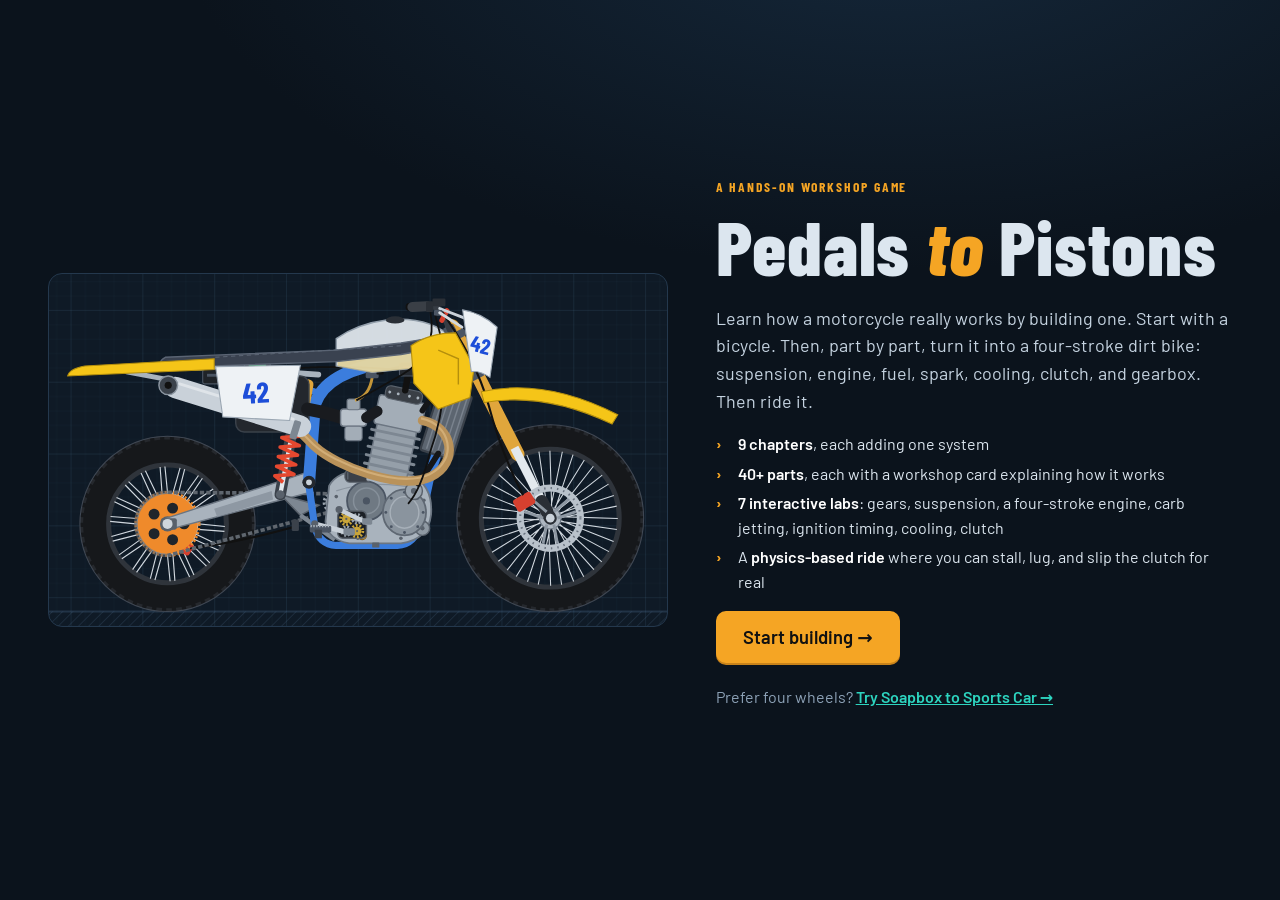
<file: index.html>
<!doctype html>
<html lang="en">
<head>
  <meta charset="utf-8">
  <meta name="viewport" content="width=device-width, initial-scale=1">
  <title>Pedals to Pistons</title>
  <meta name="description" content="Learn how a motorcycle works by building one: start with a bicycle and finish with a four-stroke dirt bike you can ride.">
  <link rel="preconnect" href="https://fonts.googleapis.com">
  <link rel="preconnect" href="https://fonts.gstatic.com" crossorigin>
  <link href="https://fonts.googleapis.com/css2?family=Barlow:wght@400;500;600;700&family=Barlow+Condensed:wght@600;700;800&display=swap" rel="stylesheet">
  <link rel="stylesheet" href="css/style.css">
</head>
<body>
  <div id="app"></div>
  <div id="modal-root"></div>
  <div id="toast" role="status" aria-live="polite"></div>
  <script src="js/artkit.js"></script>
  <script src="js/art.js"></script>
  <script src="js/physics.js"></script>
  <script src="js/labs.js"></script>
  <script src="js/ride.js"></script>
  <script src="js/content.js"></script>
  <script src="js/app.js"></script>
</body>
</html>
</file>
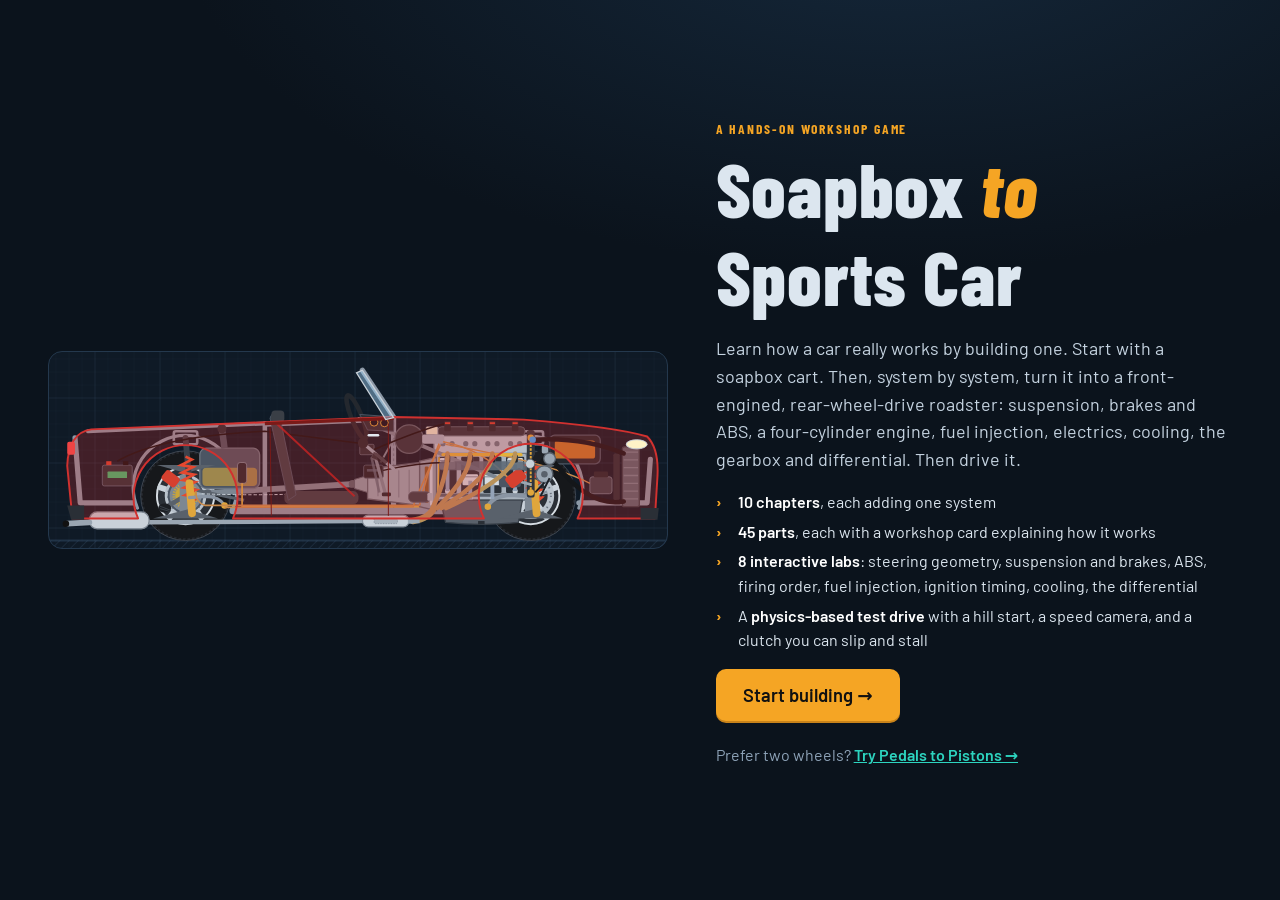
<file: car.html>
<!doctype html>
<html lang="en">
<head>
  <meta charset="utf-8">
  <meta name="viewport" content="width=device-width, initial-scale=1">
  <title>Soapbox to Sports Car</title>
  <meta name="description" content="Learn how a car works by building one: start with a soapbox cart and finish with a front-engined, rear-drive sports car you can drive.">
  <link rel="preconnect" href="https://fonts.googleapis.com">
  <link rel="preconnect" href="https://fonts.gstatic.com" crossorigin>
  <link href="https://fonts.googleapis.com/css2?family=Barlow:wght@400;500;600;700&family=Barlow+Condensed:wght@600;700;800&display=swap" rel="stylesheet">
  <link rel="stylesheet" href="css/style.css">
</head>
<body>
  <div id="app"></div>
  <div id="modal-root"></div>
  <div id="toast" role="status" aria-live="polite"></div>
  <script src="js/artkit.js"></script>
  <script src="js/car/art.js"></script>
  <script src="js/physics.js"></script>
  <script src="js/labs.js"></script>
  <script src="js/ride.js"></script>
  <script src="js/car/content.js"></script>
  <script src="js/car/labs.js"></script>
  <script src="js/app.js"></script>
</body>
</html>
</file>
<file: css/style.css>
:root {
  --bg: #0b131c;
  --bg2: #0f1a26;
  --panel: #142130;
  --panel2: #1a2a3c;
  --line: #24384d;
  --text: #dce6ef;
  --dim: #8ea3b8;
  --amber: #f5a524;
  --amber-d: #c9831a;
  --teal: #2dd4bf;
  --red: #ef4444;
  --green: #4ade80;
  --grid: rgba(120, 170, 220, 0.07);
  --grid-strong: rgba(120, 170, 220, 0.16);
  --radius: 14px;
  --font: 'Barlow', system-ui, -apple-system, 'Segoe UI', sans-serif;
  --display: 'Barlow Condensed', 'Barlow', system-ui, sans-serif;
  color-scheme: dark;
}

* { box-sizing: border-box; }
html, body { margin: 0; }
body {
  background: radial-gradient(1200px 600px at 70% -10%, #15283b 0%, transparent 60%), var(--bg);
  color: var(--text);
  font-family: var(--font);
  font-size: 16px;
  line-height: 1.55;
  min-height: 100vh;
  overflow-x: hidden;
}
h1, h2, h3, h4 { font-family: var(--display); letter-spacing: .01em; line-height: 1.15; margin: 0 0 .5em; }
h1 { font-size: clamp(2rem, 4vw, 3rem); font-weight: 800; }
h2 { font-size: 1.6rem; font-weight: 700; }
h3 { font-size: 1.15rem; font-weight: 700; color: var(--dim); text-transform: uppercase; letter-spacing: .08em; }
h4 { font-size: 1.15rem; margin-top: 1.1em; color: var(--amber); }
p { margin: 0 0 .9em; }
b { color: #fff; font-weight: 600; }
ul, ol { padding-left: 1.3em; margin: 0 0 1em; }
li { margin-bottom: .3em; }
kbd {
  font-family: ui-monospace, monospace; font-size: .8em; background: var(--panel2); border: 1px solid var(--line);
  border-bottom-width: 3px; border-radius: 6px; padding: 1px 6px; color: #fff;
}
.lead { font-size: 1.12rem; color: #c5d3e0; }
.eyebrow { font-family: var(--display); text-transform: uppercase; letter-spacing: .14em; font-size: .85rem; color: var(--amber); font-weight: 700; margin-bottom: .3em; }
.small { font-size: .9rem; color: var(--dim); }

/* buttons */
.btn {
  font: 600 1rem var(--font); color: #111; background: var(--amber); border: 0; border-radius: 10px;
  padding: .65em 1.2em; cursor: pointer; transition: transform .1s, background .15s, box-shadow .15s;
  box-shadow: 0 2px 0 var(--amber-d); white-space: nowrap;
}
.btn:hover:not(:disabled) { background: #ffb73d; }
.btn:active:not(:disabled) { transform: translateY(1px); box-shadow: none; }
.btn:disabled { opacity: .4; cursor: not-allowed; }
.btn.big { font-size: 1.15rem; padding: .8em 1.5em; }
.btn.small { font-size: .9rem; padding: .45em .9em; }
.btn.ghost { background: transparent; color: var(--text); border: 1px solid var(--line); box-shadow: none; }
.btn.ghost:hover:not(:disabled) { background: var(--panel2); }
.btn.danger { background: var(--red); color: #fff; box-shadow: 0 2px 0 #b91c1c; }
.btn.spark { background: #fde047; box-shadow: 0 2px 0 #ca8a04; }
.btn.pulse { animation: pulse 1.2s infinite; }
@keyframes pulse { 50% { box-shadow: 0 0 0 6px rgba(245, 165, 36, .3); } }
.link { background: none; border: 0; color: var(--dim); font: 600 .95rem var(--font); cursor: pointer; padding: .3em 0; }
.link:hover { color: #fff; }
.link.small { font-size: .85rem; }
.btnrow { display: flex; gap: .6em; flex-wrap: wrap; align-items: center; margin-top: 1em; }
.pill, .chip { background: var(--panel2); border: 1px solid var(--line); border-radius: 999px; padding: .15em .7em; font-size: .85rem; color: var(--dim); }
.chip { color: var(--amber); font-weight: 600; margin-right: .4em; }

/* top bar */
.topbar {
  display: flex; align-items: center; gap: 1em; flex-wrap: wrap; padding: .7em clamp(16px, 3vw, 32px);
  border-bottom: 1px solid var(--line); background: rgba(11, 19, 28, .85); backdrop-filter: blur(6px);
  position: sticky; top: 0; z-index: 20;
}
.topbar .pill { margin-left: auto; }
.chap-title { font-family: var(--display); font-size: 1.3rem; font-weight: 700; }
.stepper { display: flex; gap: .3em; margin-left: auto; flex-wrap: wrap; }
.step {
  display: flex; align-items: center; gap: .4em; background: transparent; border: 1px solid var(--line); color: var(--dim);
  border-radius: 999px; padding: .3em .85em .3em .35em; font: 600 .9rem var(--font); cursor: pointer;
}
.step span { width: 1.6em; height: 1.6em; border-radius: 50%; display: grid; place-items: center; background: var(--panel2); font-size: .8rem; }
.step.on { color: #111; background: var(--amber); border-color: var(--amber); }
.step.on span { background: rgba(0, 0, 0, .15); }
.step:disabled { opacity: .35; cursor: not-allowed; }

/* scene svg */
svg.scene { width: 100%; height: auto; display: block; }
svg.scene .part { opacity: .09; filter: grayscale(1) brightness(1.6); pointer-events: none; }
svg.scene .part.on { opacity: 1; filter: none; pointer-events: auto; }
.home-art svg.scene .part:not(.on), .map-art svg.scene .part:not(.on) { opacity: .06; }
svg.scene .part.on:hover { filter: drop-shadow(0 0 6px rgba(245, 165, 36, .8)); cursor: pointer; }
svg.scene .part.pop { animation: pop .55s ease-out; transform-box: fill-box; transform-origin: center; }
@keyframes pop { 0% { opacity: 0; transform: scale(1.12); filter: drop-shadow(0 0 14px #f5a524); } 60% { opacity: 1; } 100% { transform: scale(1); filter: none; } }
svg.scene .part.ghost { opacity: .45; filter: none; animation: ghost 0.9s ease-in-out infinite alternate; pointer-events: none; }
@keyframes ghost { to { opacity: .7; } }
.zone circle { fill: rgba(245, 165, 36, .08); stroke: var(--amber); stroke-width: 2.5; stroke-dasharray: 7 5; animation: spin 14s linear infinite; transform-box: fill-box; transform-origin: center; }
.zone path { stroke: var(--amber); stroke-width: 2.5; opacity: .8; }
.zone.hover circle, .zone.hint circle { fill: rgba(245, 165, 36, .3); stroke-width: 4; }
.zone.hint circle { stroke: #fff; }
@keyframes spin { to { transform: rotate(360deg); } }
svg.scene.placing { cursor: crosshair; }
svg.scene.placing .zone circle { fill: rgba(245, 165, 36, .18); }

/* home */
.home { display: grid; grid-template-columns: 1.2fr 1fr; gap: clamp(16px, 4vw, 48px); align-items: center; padding: clamp(24px, 5vw, 64px) clamp(16px, 4vw, 48px); max-width: 1400px; margin: 0 auto; min-height: 100vh; }
.home h1 { font-size: clamp(2.8rem, 6vw, 4.8rem); margin-bottom: .2em; }
.home h1 span { color: var(--amber); font-style: italic; }
.home-art { border: 1px solid var(--line); border-radius: var(--radius); overflow: hidden; background: var(--bg2); }
.home-art .part.on { animation: fadein .6s both; }
@keyframes fadein { from { opacity: 0; transform: translateY(-6px); } }
.home-points { list-style: none; padding: 0; }
.home-points li { padding-left: 1.4em; position: relative; }
.home-points li::before { content: '›'; position: absolute; left: 0; color: var(--amber); font-weight: 700; }

/* map */
.map { max-width: 1200px; margin: 0 auto; padding: 24px clamp(16px, 3vw, 32px) 64px; }
.map-hero { display: grid; grid-template-columns: 1fr 1fr; gap: 32px; align-items: center; margin-bottom: 28px; }
.map-art { border: 1px solid var(--line); border-radius: var(--radius); background: var(--bg2); overflow: hidden; }
.progress { height: 10px; background: var(--panel2); border-radius: 999px; overflow: hidden; }
.progress span { display: block; height: 100%; background: linear-gradient(90deg, var(--amber), var(--teal)); border-radius: 999px; transition: width .4s; }
.chapters { display: grid; grid-template-columns: repeat(auto-fill, minmax(270px, 1fr)); gap: 14px; }
.chap {
  display: flex; gap: 14px; text-align: left; background: var(--panel); border: 1px solid var(--line); border-radius: var(--radius);
  padding: 16px; color: var(--text); font: inherit; cursor: pointer; transition: border-color .15s, transform .15s;
}
.chap:hover:not(:disabled) { border-color: var(--amber); transform: translateY(-2px); }
.chap h3 { color: #fff; text-transform: none; letter-spacing: 0; font-size: 1.3rem; margin-bottom: .1em; }
.chap p { margin: 0; color: var(--dim); }
.chap-num { flex: none; width: 46px; height: 46px; border-radius: 12px; display: grid; place-items: center; font: 800 1.4rem var(--display); background: var(--panel2); color: var(--amber); }
.chap.done .chap-num { background: var(--green); color: #052e16; }
.chap.locked { opacity: .45; cursor: not-allowed; }
.chap-meta { font-size: .82rem; color: var(--dim); margin-top: .4em; }

/* chapter */
.chapter { max-width: 1400px; margin: 0 auto; padding: 20px clamp(16px, 3vw, 32px) 64px; }
.brief { max-width: 760px; margin: 0 auto; background: var(--panel); border: 1px solid var(--line); border-radius: var(--radius); padding: clamp(20px, 4vw, 40px); }
.flow { background: var(--bg2); border: 1px dashed var(--line); padding: .7em 1em; border-radius: 10px; font-weight: 600; color: var(--teal); }
.callout { background: var(--bg2); border-left: 4px solid var(--teal); padding: .7em 1em; border-radius: 0 10px 10px 0; margin: 1em 0; }
.callout.moto { border-left-color: #60a5fa; }
.callout.tip { border-left-color: var(--amber); }
.controls-grid { display: grid; grid-template-columns: repeat(auto-fit, minmax(170px, 1fr)); gap: 10px; margin: 1em 0; }
.controls-grid > div { background: var(--bg2); border: 1px solid var(--line); border-radius: 10px; padding: .7em .9em; }

/* build */
.build { display: grid; grid-template-columns: minmax(0, 1fr) 330px; gap: 18px; align-items: start; }
.stage { background: var(--bg2); border: 1px solid var(--line); border-radius: var(--radius); overflow: hidden; }
.stage-svg { touch-action: none; }
.stage-bar { display: flex; justify-content: space-between; align-items: center; padding: 10px 14px; border-top: 1px solid var(--line); }
.side { background: var(--panel); border: 1px solid var(--line); border-radius: var(--radius); padding: 16px; position: sticky; top: 76px; max-height: calc(100vh - 96px); overflow: auto; }
.side-help { font-size: .88rem; color: var(--dim); }
.bin { display: grid; gap: 8px; margin-bottom: 18px; }
.bin-item {
  display: flex; gap: 10px; align-items: center; text-align: left; background: var(--panel2); border: 1px solid var(--line);
  border-radius: 12px; padding: 8px; color: var(--text); font: inherit; cursor: grab; touch-action: none; user-select: none;
}
.bin-item:hover { border-color: var(--amber); }
.bin-item.sel { border-color: var(--amber); box-shadow: 0 0 0 2px var(--amber) inset; }
.bin-item.dragging { opacity: .4; }
.bin-item svg { flex: none; width: 72px; height: 54px; background: var(--bg2); border-radius: 8px; pointer-events: none; }
.bin-item b { display: block; font-size: .98rem; }
.bin-item small { display: block; color: var(--dim); font-size: .8rem; line-height: 1.3; }
.drag-ghost { position: fixed; left: 0; top: 0; z-index: 100; pointer-events: none; width: 90px; height: 70px; filter: drop-shadow(0 6px 14px rgba(0, 0, 0, .6)); }
.drag-ghost svg { width: 100%; height: 100%; }
.fitted { list-style: none; padding: 0; margin: 0; }
.fitted li { border-bottom: 1px solid var(--line); }
.fitted .link { width: 100%; text-align: left; }
.fitted .link::before { content: '✓ '; color: var(--green); }
.banner { margin-top: 16px; display: flex; gap: 16px; justify-content: space-between; align-items: center; flex-wrap: wrap; background: linear-gradient(90deg, rgba(74, 222, 128, .15), rgba(45, 212, 191, .1)); border: 1px solid rgba(74, 222, 128, .4); border-radius: var(--radius); padding: 14px 18px; }

/* modal */
.modal-bg { position: fixed; inset: 0; background: rgba(3, 8, 14, .7); z-index: 50; display: grid; place-items: center; padding: 16px; opacity: 0; transition: opacity .2s; }
.modal-bg.in { opacity: 1; }
.modal { background: var(--panel); border: 1px solid var(--line); border-radius: 18px; max-width: 640px; width: 100%; max-height: calc(100vh - 32px); overflow: auto; padding: clamp(18px, 3vw, 28px); box-shadow: 0 30px 80px rgba(0, 0, 0, .5); transform: translateY(10px); transition: transform .2s; }
.modal-bg.in .modal { transform: none; }
.modal-foot { display: flex; justify-content: flex-end; gap: .6em; margin-top: 1.2em; position: sticky; bottom: -28px; background: var(--panel); padding: .6em 0 .2em; }
.card-head { display: flex; gap: 16px; align-items: center; margin-bottom: 8px; }
.card-thumb { width: 130px; height: 100px; flex: none; background: var(--bg2); border: 1px solid var(--line); border-radius: 12px; }
.card-head h2 { margin-bottom: .1em; font-size: 1.9rem; }
.role { color: var(--teal); font-weight: 600; margin: 0; }
.card-body { font-size: 1rem; }

/* toast */
#toast { position: fixed; left: 50%; bottom: 24px; transform: translate(-50%, 30px); opacity: 0; pointer-events: none; z-index: 80; background: #0a1119; border: 1px solid var(--line); border-radius: 12px; padding: .75em 1.1em; max-width: min(560px, calc(100vw - 32px)); transition: opacity .2s, transform .2s; box-shadow: 0 10px 30px rgba(0, 0, 0, .5); }
#toast.show { opacity: 1; transform: translate(-50%, 0); }
#toast.warn { border-color: var(--amber); }
#toast.ok { border-color: var(--green); color: #d1fae5; }

/* lab */
.lab-head { display: grid; grid-template-columns: minmax(0, 1fr) minmax(280px, 420px); gap: 20px; margin-bottom: 18px; align-items: start; }
.tasks { background: var(--panel); border: 1px solid var(--line); border-radius: var(--radius); padding: 14px 16px; }
.tasks ul { list-style: none; padding: 0; margin: 0; }
.tasks li { display: flex; gap: 10px; align-items: flex-start; padding: 6px 0; border-bottom: 1px solid var(--line); font-size: .95rem; }
.tasks li:last-child { border-bottom: 0; }
.tick { flex: none; width: 20px; height: 20px; border: 2px solid var(--line); border-radius: 6px; margin-top: 2px; }
.tasks li.ok .tick { background: var(--green); border-color: var(--green); }
.tasks li.ok .tick::after { content: '✓'; color: #052e16; font-weight: 800; font-size: 14px; display: block; text-align: center; line-height: 16px; }
.tasks li.ok > span:last-child { color: var(--dim); text-decoration: line-through; text-decoration-color: rgba(142, 163, 184, .5); }
.tasks li.flash { animation: flash 1s; }
@keyframes flash { 30% { background: rgba(74, 222, 128, .2); } }
.lab-grid { display: grid; grid-template-columns: minmax(0, 1fr) 340px; gap: 18px; align-items: start; }
.lab-stage { background: var(--bg2); border: 1px solid var(--line); border-radius: var(--radius); overflow: hidden; }
.lab-cv { width: 100%; display: block; }
.lab-side { display: grid; gap: 14px; }
.lab-controls, .lab-explain { background: var(--panel); border: 1px solid var(--line); border-radius: var(--radius); padding: 14px 16px; }
.lab-explain { font-size: .95rem; }
.lab-explain h4 { margin-top: 0; }
.lab-sub { margin: 26px 0 12px; }
.ctl { display: block; margin-bottom: 12px; }
.ctl-l { display: block; font-size: .85rem; color: var(--dim); font-weight: 600; margin-bottom: 4px; }
.ctl input[type=range] { width: calc(100% - 92px); vertical-align: middle; accent-color: var(--amber); }
.ctl output { display: inline-block; width: 86px; text-align: right; font-weight: 700; font-variant-numeric: tabular-nums; font-size: .9rem; }
.seg { display: flex; flex-wrap: wrap; gap: 4px; }
.seg-b { background: var(--panel2); color: var(--text); border: 1px solid var(--line); border-radius: 8px; padding: .3em .6em; font: 600 .88rem var(--font); cursor: pointer; min-width: 2.4em; }
.seg-b.on { background: var(--amber); color: #111; border-color: var(--amber); }
.tog { display: flex; align-items: center; gap: 10px; cursor: pointer; }
.tog input { position: absolute; opacity: 0; }
.tog .ctl-l { margin: 0; color: var(--text); }
.tog-ui { width: 40px; height: 22px; border-radius: 999px; background: var(--panel2); border: 1px solid var(--line); position: relative; transition: background .15s; flex: none; }
.tog-ui::after { content: ''; position: absolute; width: 16px; height: 16px; border-radius: 50%; background: var(--dim); top: 2px; left: 2px; transition: left .15s, background .15s; }
.tog input:checked + .tog-ui { background: var(--amber); }
.tog input:checked + .tog-ui::after { left: 20px; background: #111; }
.tog input:focus-visible + .tog-ui { outline: 2px solid var(--teal); }
.readouts { display: grid; grid-template-columns: 1fr 1fr; gap: 6px; margin: 10px 0; }
.ro { background: var(--bg2); border-radius: 8px; padding: 6px 8px; }
.ro span { display: block; font-size: .72rem; color: var(--dim); text-transform: uppercase; letter-spacing: .05em; }
.ro b { font-variant-numeric: tabular-nums; font-size: .98rem; }
.lab-controls .btnrow { margin: 0 0 12px; }

/* quiz */
.quiz { max-width: 720px; margin: 0 auto; background: var(--panel); border: 1px solid var(--line); border-radius: var(--radius); padding: clamp(20px, 4vw, 36px); }
.quiz-top { margin-bottom: 18px; }
.quiz h2 { font-size: 1.7rem; }
.opts { display: grid; gap: 8px; }
.opt { display: flex; gap: 12px; align-items: center; text-align: left; background: var(--panel2); border: 1px solid var(--line); color: var(--text); font: 500 1rem var(--font); padding: 12px 14px; border-radius: 12px; cursor: pointer; }
.opt:hover:not(:disabled) { border-color: var(--amber); }
.opt .key { flex: none; width: 28px; height: 28px; border-radius: 8px; display: grid; place-items: center; background: var(--bg2); font-weight: 700; color: var(--amber); }
.opt.right { border-color: var(--green); background: rgba(74, 222, 128, .12); }
.opt.wrong { border-color: var(--red); background: rgba(239, 68, 68, .12); }
.opt:disabled { cursor: default; }
.feedback { margin-top: 16px; }
.fb { padding: 12px 14px; border-radius: 12px; margin-bottom: 12px; }
.fb.ok { background: rgba(74, 222, 128, .1); border: 1px solid rgba(74, 222, 128, .4); }
.fb.bad { background: rgba(239, 68, 68, .08); border: 1px solid rgba(239, 68, 68, .4); }
.quiz.done { text-align: center; }
.quiz.done .btnrow { justify-content: center; }
.big-tick { width: 84px; height: 84px; margin: 0 auto 12px; border-radius: 50%; background: var(--green); color: #052e16; display: grid; place-items: center; font-size: 46px; font-weight: 800; }

/* ride */
.ride { background: var(--bg2); border: 1px solid var(--line); border-radius: var(--radius); overflow: hidden; }
.ride-cv { width: 100%; display: block; touch-action: none; }
.ride-bar { display: flex; gap: 10px; align-items: center; flex-wrap: wrap; padding: 10px 14px; border-top: 1px solid var(--line); }
.ride-keys { font-size: .85rem; color: var(--dim); margin-left: auto; }
.ride-touch { display: none; justify-content: space-between; gap: 10px; padding: 10px; border-top: 1px solid var(--line); }
.tgroup { display: flex; gap: 8px; }
.ride-touch button { background: var(--panel2); border: 1px solid var(--line); color: var(--text); font: 700 .85rem var(--font); border-radius: 12px; padding: 14px 10px; min-width: 64px; touch-action: none; user-select: none; -webkit-user-select: none; }
.ride-touch button.big { min-width: 96px; background: rgba(74, 222, 128, .15); border-color: rgba(74, 222, 128, .5); }
.ride-touch button.on { background: var(--amber); color: #111; }
@media (pointer: coarse) { .ride-touch { display: flex; } .ride-keys { display: none; } }
.cert { text-align: center; }
.cert .medal { font-size: 64px; line-height: 1; margin-bottom: 8px; }
.cert .stats { display: grid; grid-template-columns: repeat(4, 1fr); gap: 8px; margin: 16px 0; }
.cert .stats div { background: var(--bg2); border-radius: 10px; padding: 10px 4px; }
.cert .stats b { display: block; font-size: 1.3rem; font-family: var(--display); }
.cert .stats span { font-size: .75rem; color: var(--dim); }
.cert .modal-foot { justify-content: center; }

/* responsive */
@media (max-width: 1000px) {
  .build, .lab-grid, .lab-head { grid-template-columns: 1fr; }
  .side { position: static; max-height: none; }
  .bin { grid-template-columns: repeat(auto-fill, minmax(220px, 1fr)); }
}
@media (max-width: 800px) {
  .home, .map-hero { grid-template-columns: 1fr; }
  .home { min-height: 0; }
  .stepper { margin-left: 0; width: 100%; }
  .topbar .pill { margin-left: 0; }
  .cert .stats { grid-template-columns: repeat(2, 1fr); }
  .card-thumb { width: 90px; height: 70px; }
  .ride-touch { flex-wrap: wrap; }
}
@media (prefers-reduced-motion: reduce) {
  *, *::before, *::after { animation-duration: .01ms !important; transition-duration: .01ms !important; }
}

/* links between the two games, and small extras */
.other-game { margin-top: 1.4em; color: var(--dim); }
.other-game a { color: var(--teal); font-weight: 600; }
.penalties { text-align: left; color: var(--red); font-size: .92rem; margin: 0 auto 1em; max-width: 420px; }
.quizlet { margin-top: 1em; padding-top: .8em; border-top: 1px solid var(--line); }
.quizlet .seg { margin: .5em 0; }
.gearlever .seg-b { min-width: 2.6em; }
</file>
